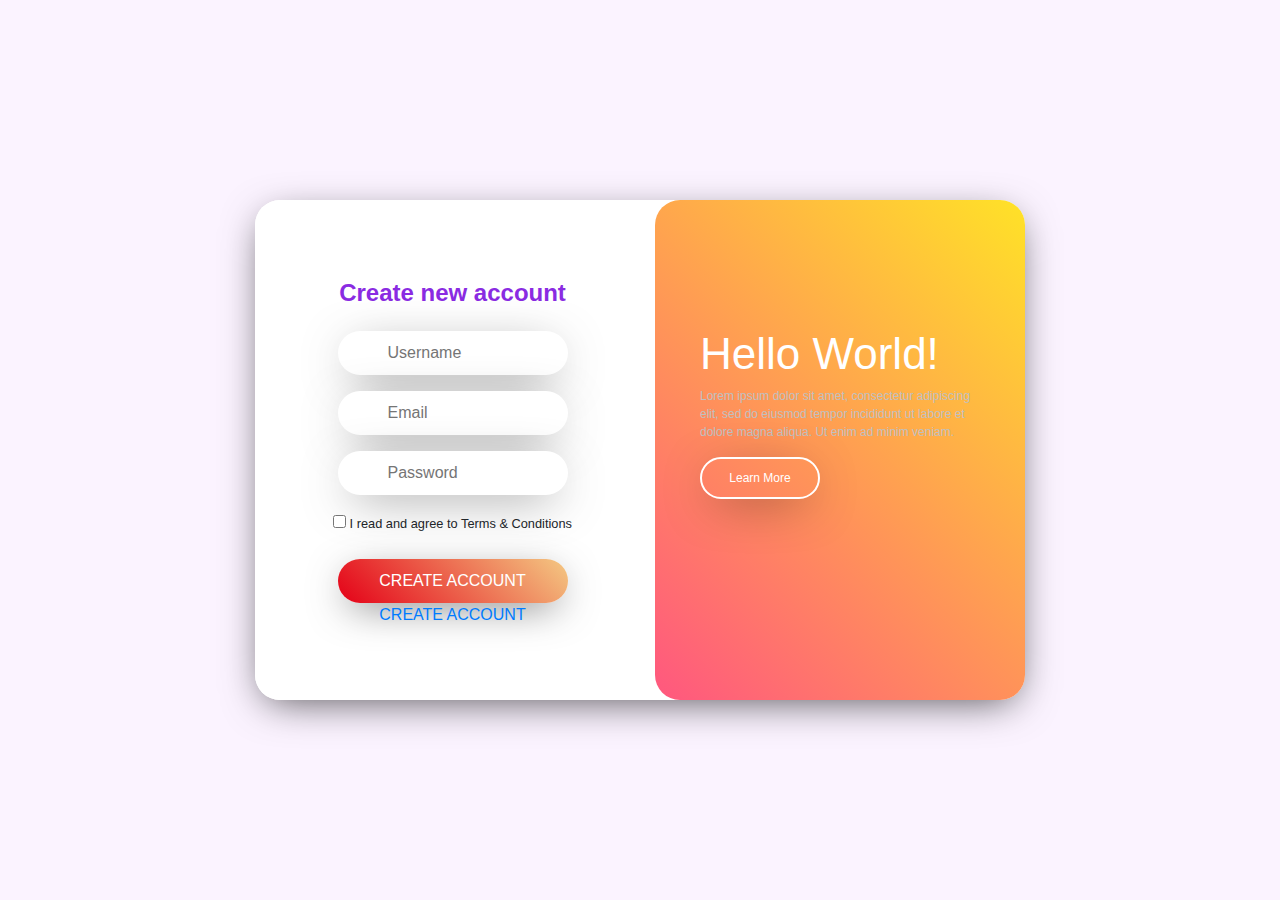
<file: Tindog/TinDog-Start-master/Log-in-page.html>
<!DOCTYPE html>
<html>
<head>
    <title>Login Form Design</title>
    <meta name="viewport" content="width=device-width, initial-scale=1.0">
    <link rel="stylesheet" href="https://maxcdn.bootstrapcdn.com/bootstrap/4.0.0/css/bootstrap.min.css" integrity="sha384-Gn5384xqQ1aoWXA+058RXPxPg6fy4IWvTNh0E263XmFcJlSAwiGgFAW/dAiS6JXm" crossorigin="anonymous">
    <link rel="stylesheet" href="https://cdnjs.cloudflare.com/ajax/libs/font-awesome/5.14.0/css/all.min.css" integrity="sha512-1PKOgIY59xJ8Co8+NE6FZ+LOAZKjy+KY8iq0G4B3CyeY6wYHN3yt9PW0XpSriVlkMXe40PTKnXrLnZ9+fkDaog==" crossorigin="anonymous" />
    <link rel="stylesheet" href="log-in.css">
</head>
<body> 
    <div class="container">
        <div class="myCard">
            <div class="row">
                <div class="col-md-6">
                    <div class="myLeftCtn"> 
                        <form class="myForm text-center">
                            <header>Create new account</header>
                            <div class="form-group">
                                <i class="fas fa-user"></i>
                                <input class="myInput" type="text" placeholder="Username" id="username" required> 
                            </div>

                            <div class="form-group">
                                <i class="fas fa-envelope"></i>
                                <input class="myInput" placeholder="Email" type="text" id="email" required> 
                            </div>

                            <div class="form-group">
                                <i class="fas fa-lock"></i>
                                <input class="myInput" type="password" id="password" placeholder="Password" required> 
                            </div>

                            <div class="form-group">
                                <label>
                                    <input id="check_1" name="check_1"  type="checkbox" required><small> I read and agree to Terms & Conditions</small></input> 
                                    <div class="invalid-feedback">You must check the box.</div>
                                </label>
                            </div>

                            <a href="index.html"><input type="submit" class="butt" value="CREATE ACCOUNT"><br>
                                CREATE ACCOUNT</a>
                            
                        </form>
                    </div>
                </div> 
                <div class="col-md-6">
                    <div class="myRightCtn">
                            <div class="box"><header>Hello World!</header>
                            
                            <p>Lorem ipsum dolor sit amet, consectetur adipiscing elit, 
                                sed do eiusmod tempor incididunt ut labore et dolore magna 
                                aliqua. Ut enim ad minim veniam.</p>
                                <input type="button" class="butt_out" value="Learn More"/>
                            </div>
                                
                    </div>
                </div>
            </div>
        </div>
</div>
      
<script src="https://code.jquery.com/jquery-3.2.1.slim.min.js" integrity="sha384-KJ3o2DKtIkvYIK3UENzmM7KCkRr/rE9/Qpg6aAZGJwFDMVNA/GpGFF93hXpG5KkN" crossorigin="anonymous"></script>
<script src="https://cdnjs.cloudflare.com/ajax/libs/popper.js/1.12.9/umd/popper.min.js" integrity="sha384-ApNbgh9B+Y1QKtv3Rn7W3mgPxhU9K/ScQsAP7hUibX39j7fakFPskvXusvfa0b4Q" crossorigin="anonymous"></script>
<script src="https://maxcdn.bootstrapcdn.com/bootstrap/4.0.0/js/bootstrap.min.js" integrity="sha384-JZR6Spejh4U02d8jOt6vLEHfe/JQGiRRSQQxSfFWpi1MquVdAyjUar5+76PVCmYl" crossorigin="anonymous"></script>
 
</body>
</html>
</file>
<file: Tindog/TinDog-Start-master/log-in.css>
*{
  margin:0;
  padding:0;
  box-sizing:border-box;
}
body {
  background: #fbf3ff;
} 
.container {
  position: absolute;
  max-width: 800px;
  height: 500px;
  margin: auto;
  top: 50%;
  left: 50%;
  transform: translate(-50%, -50%);
} 
.myRightCtn {
  position: relative;
  background-image: linear-gradient(45deg, #ff577f, #ffe227);
  border-radius: 25px;
  height: 100%;
  padding: 25px;
  color: rgb(192, 192, 192);
  font-size: 12px; 
  display: flex;
  justify-content: center;
  align-items: center;
}
.myLeftCtn {
  position: relative;
  background: #fff;
  border-radius: 25px;
  height: 100%;
  padding: 25px;
  padding-left: 50px;
}
.myLeftCtn header {
  color: blueviolet;
  font-size: 24px;
  font-weight: 700;
  margin-bottom: 20px;
}
.row{
height: 100%;
} 
.myCard {
  position: relative;
  background: #fff;
  height: 100%;
  border-radius: 25px;
  -webkit-box-shadow: 0px 10px 40px -10px rgba(0, 0, 0, 0.7);
  -moz-box-shadow: 0px 10px 40px -10px rgba(0, 0, 0, 0.7);
  box-shadow: 0px 10px 40px -10px rgba(0, 0, 0, 0.7);
} 
.myRightCtn header {
  color: #fff;
  font-size: 44px;
}
.box {
  position: relative;
  margin: 20px;
  margin-bottom: 100px;
} 
.myLeftCtn .myInput {
  width: 230px;
  border-radius: 25px;
  padding: 10px;
  padding-left: 50px;
  border: none;
  -webkit-box-shadow: 0px 10px 49px -14px rgba(0, 0, 0, 0.7);
  -moz-box-shadow: 0px 10px 49px -14px rgba(0, 0, 0, 0.7);
  box-shadow: 0px 10px 49px -14px rgba(0, 0, 0, 0.7);
}
.myLeftCtn .myInput:focus {
  outline: none;
} 
.myForm {
  position: relative;
  margin-top: 50px;
} 
.myLeftCtn .butt {
  background: linear-gradient(45deg, #e40017, #f4c983);
  color: #fff;
  width: 230px;
  border: none;
  border-radius: 25px;
  padding: 10px;
  -webkit-box-shadow: 0px 10px 41px -11px rgba(0, 0, 0, 0.7);
  -moz-box-shadow: 0px 10px 41px -11px rgba(0, 0, 0, 0.7);
  box-shadow: 0px 10px 41px -11px rgba(0, 0, 0, 0.7);
} 
.myLeftCtn .butt:hover {
  background: linear-gradient(45deg, #bedcfa, #ff4646);
}
.myLeftCtn .butt:focus {
  outline: none;
} 
.myLeftCtn .fas {
  position: relative;
  color: #ff4646;
  left: 36px;
} 
.butt_out {
  background: transparent;
  color: #fff;
  width: 120px;
  border: 2px solid#fff;
  border-radius: 25px;
  padding: 10px;
  -webkit-box-shadow: 0px 10px 49px -14px rgba(0, 0, 0, 0.7);
  -moz-box-shadow: 0px 10px 49px -14px rgba(0, 0, 0, 0.7);
  box-shadow: 0px 10px 49px -14px rgba(0, 0, 0, 0.7);
} 
.butt_out:hover {
  border: 2px solid#eecbff;
} 
.butt_out:focus {
  outline: none;
}
</file>
